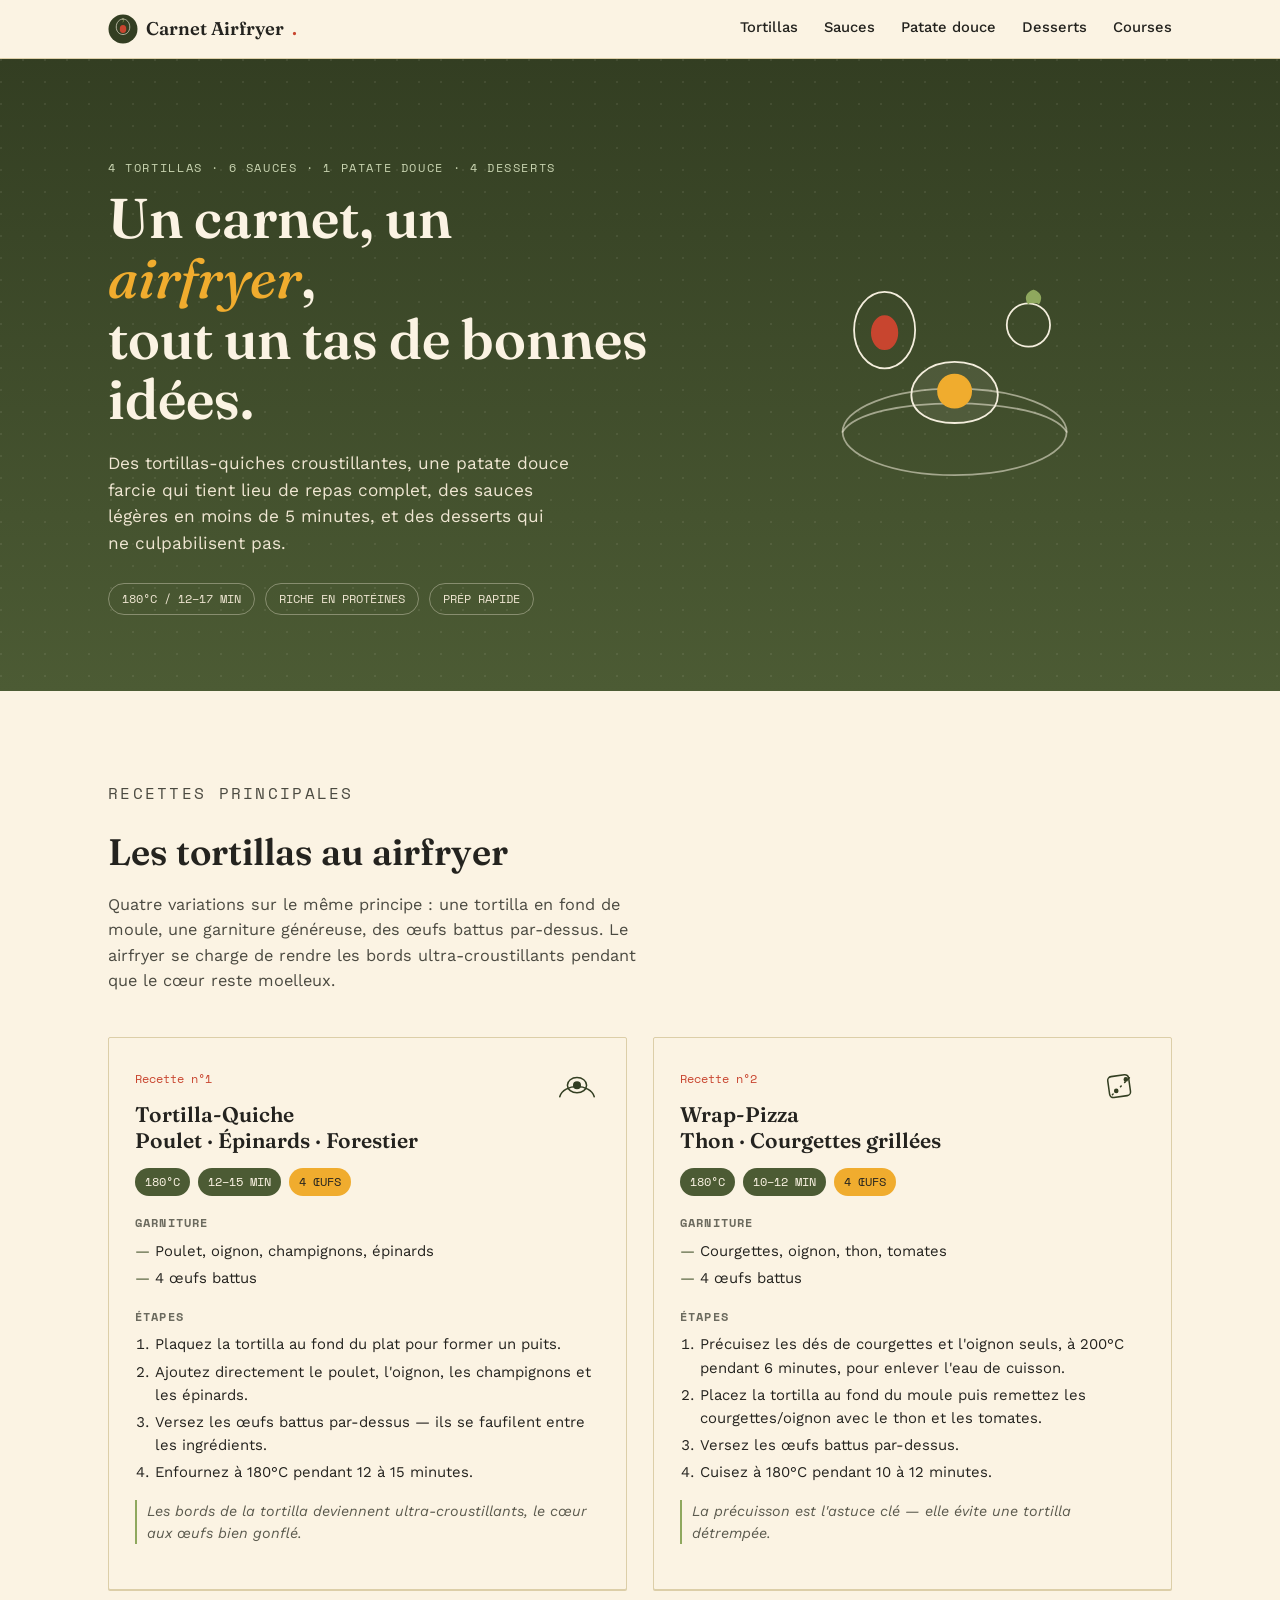
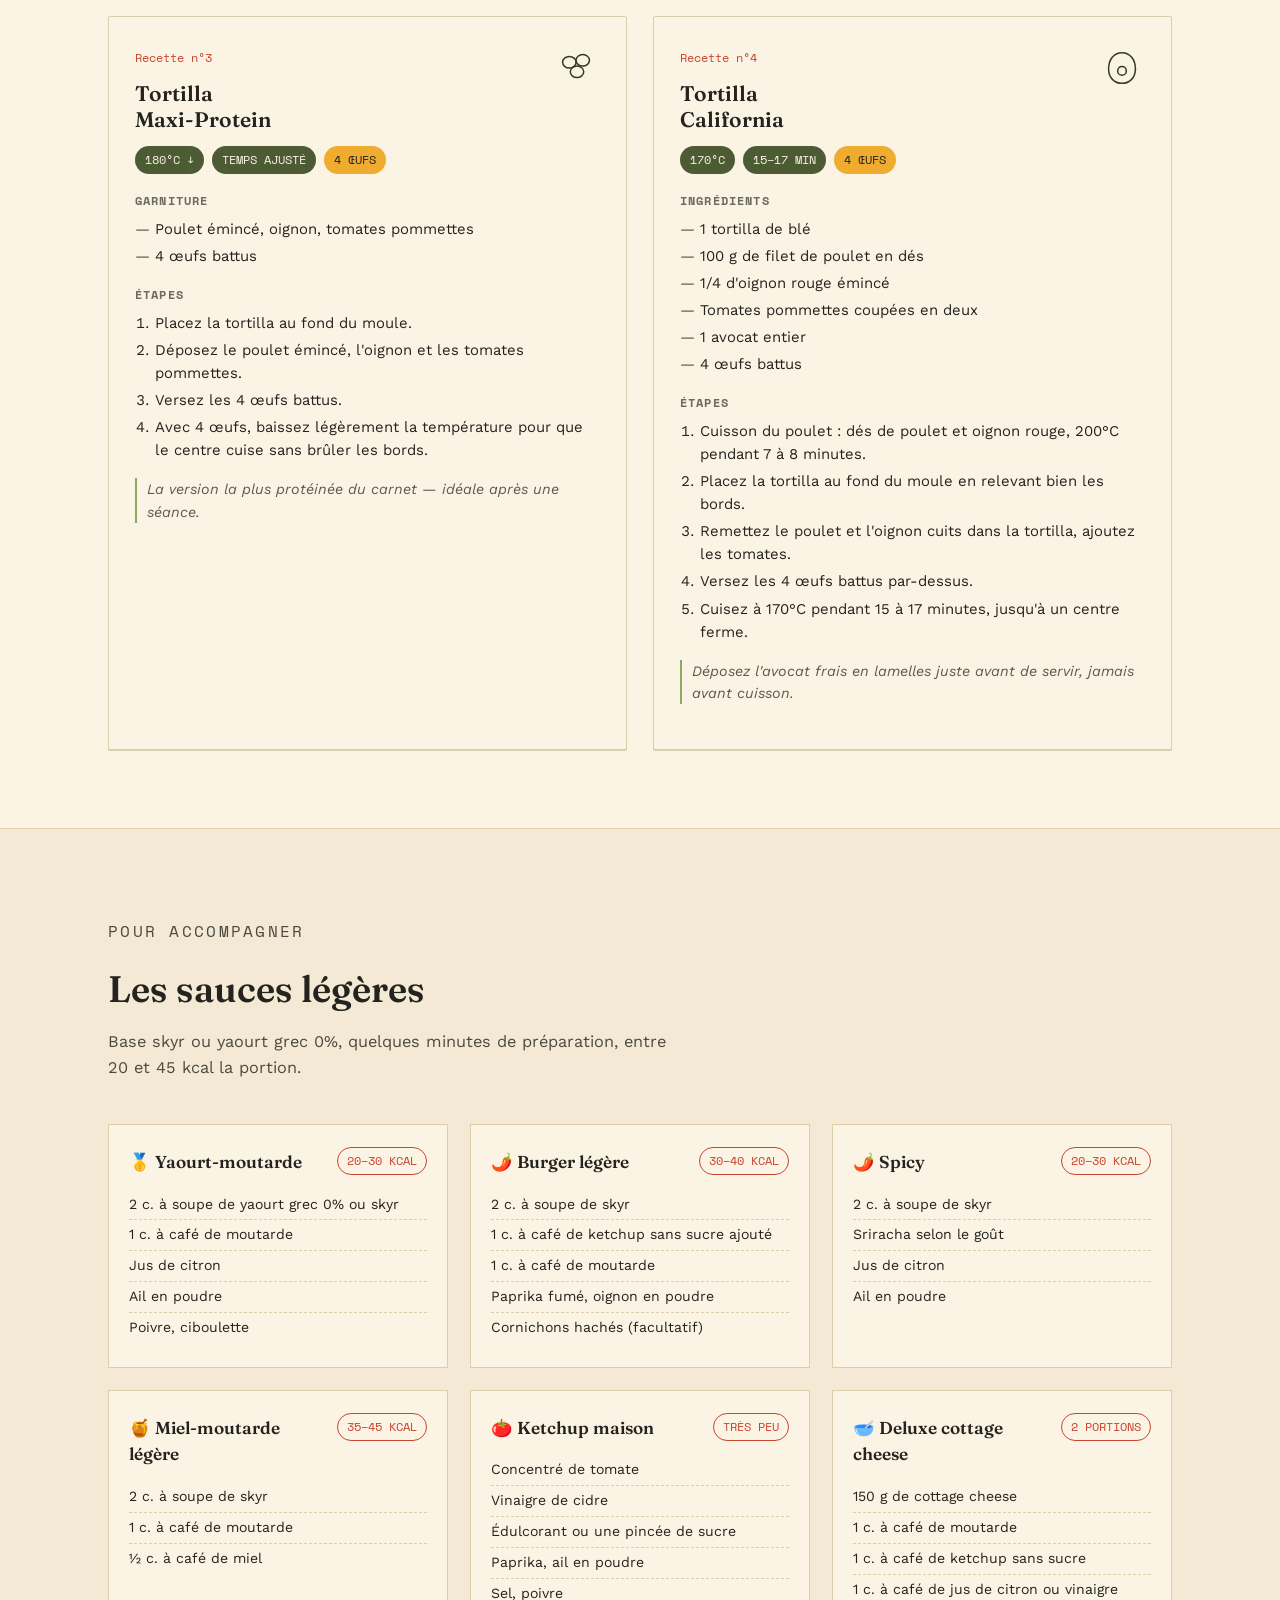
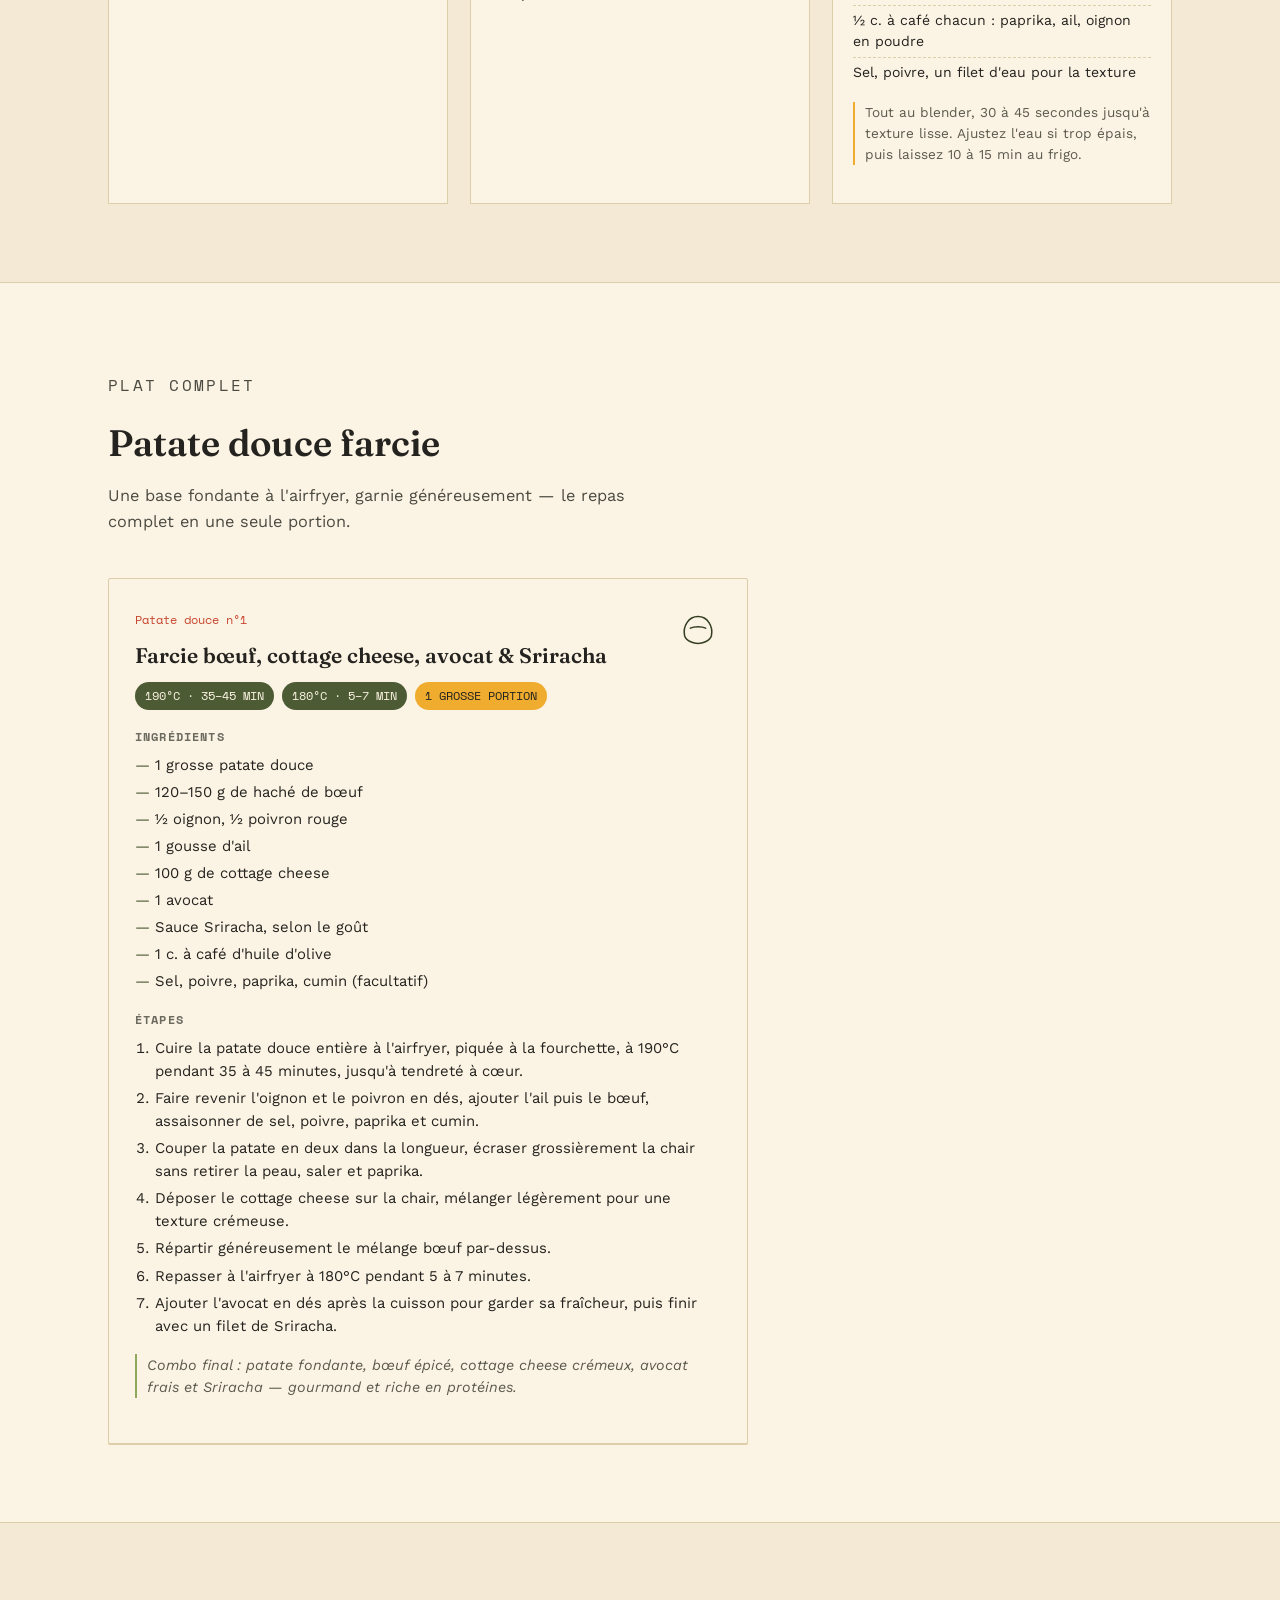
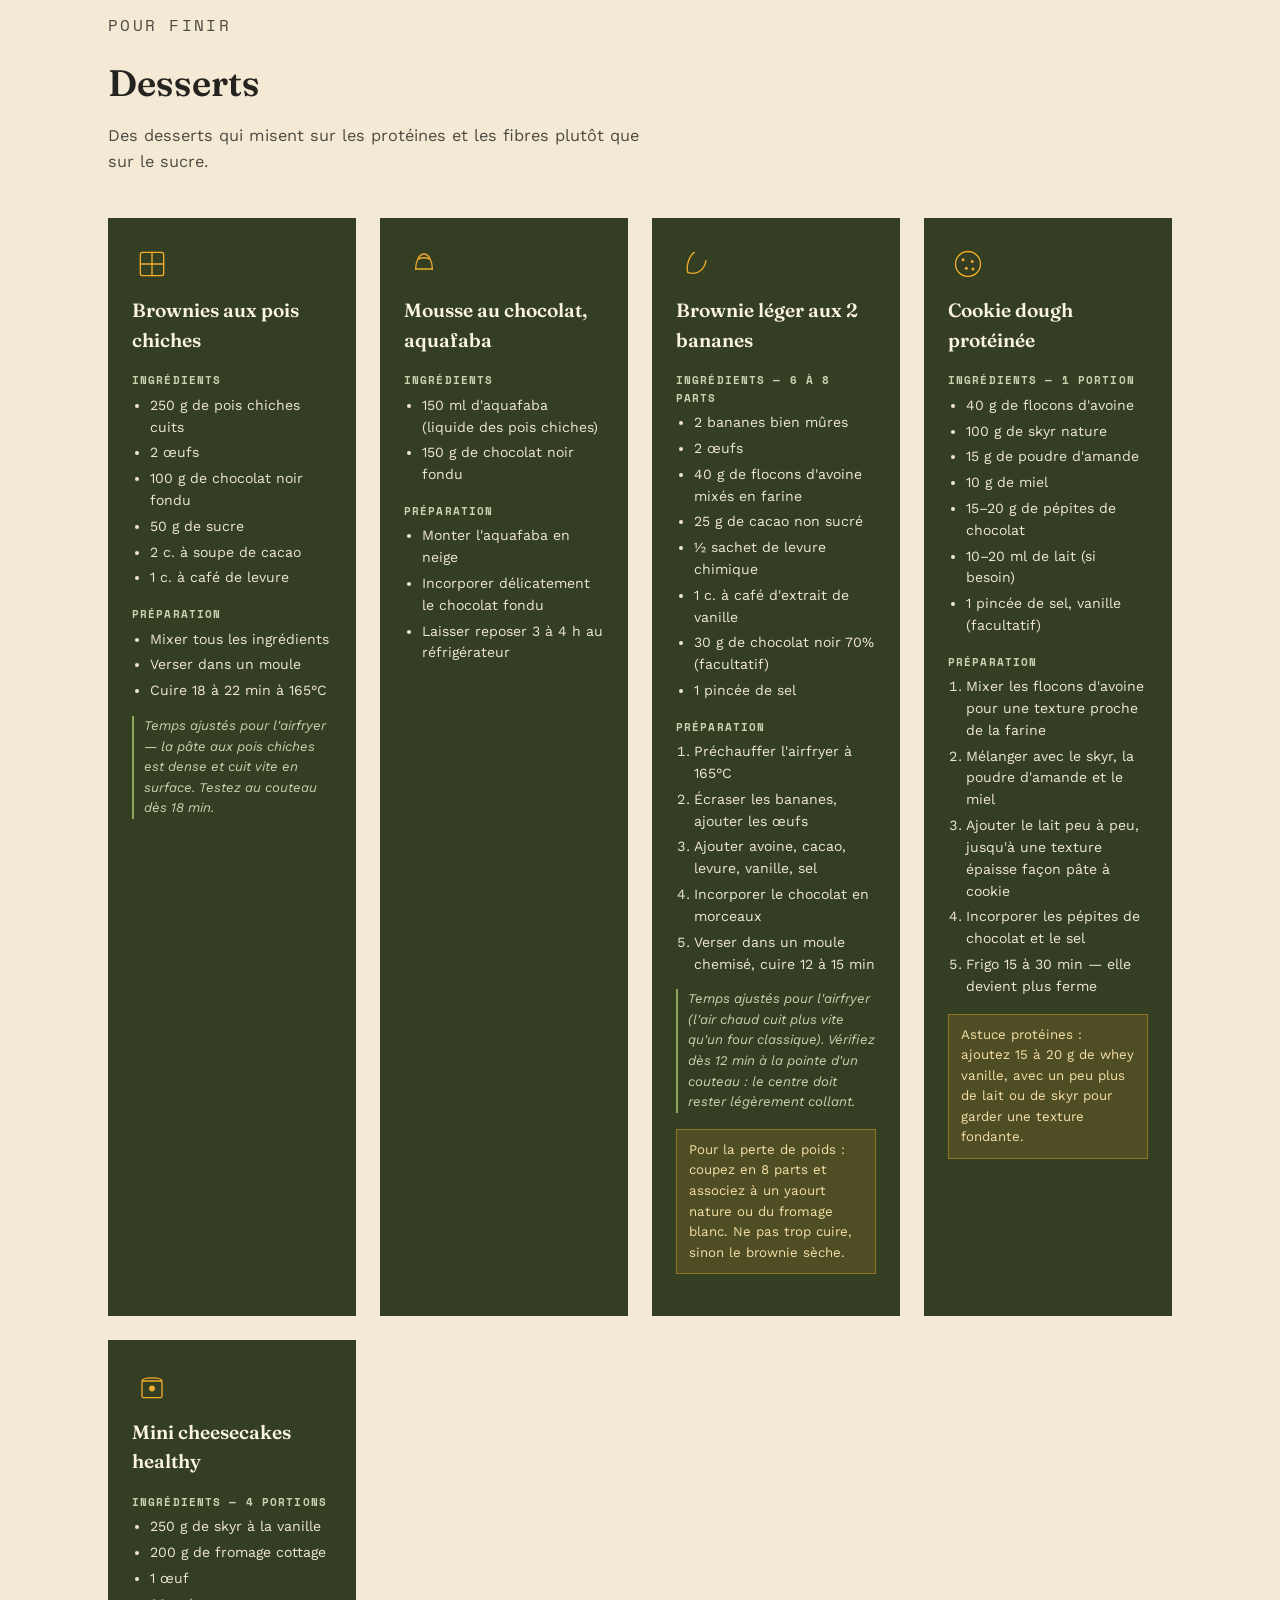
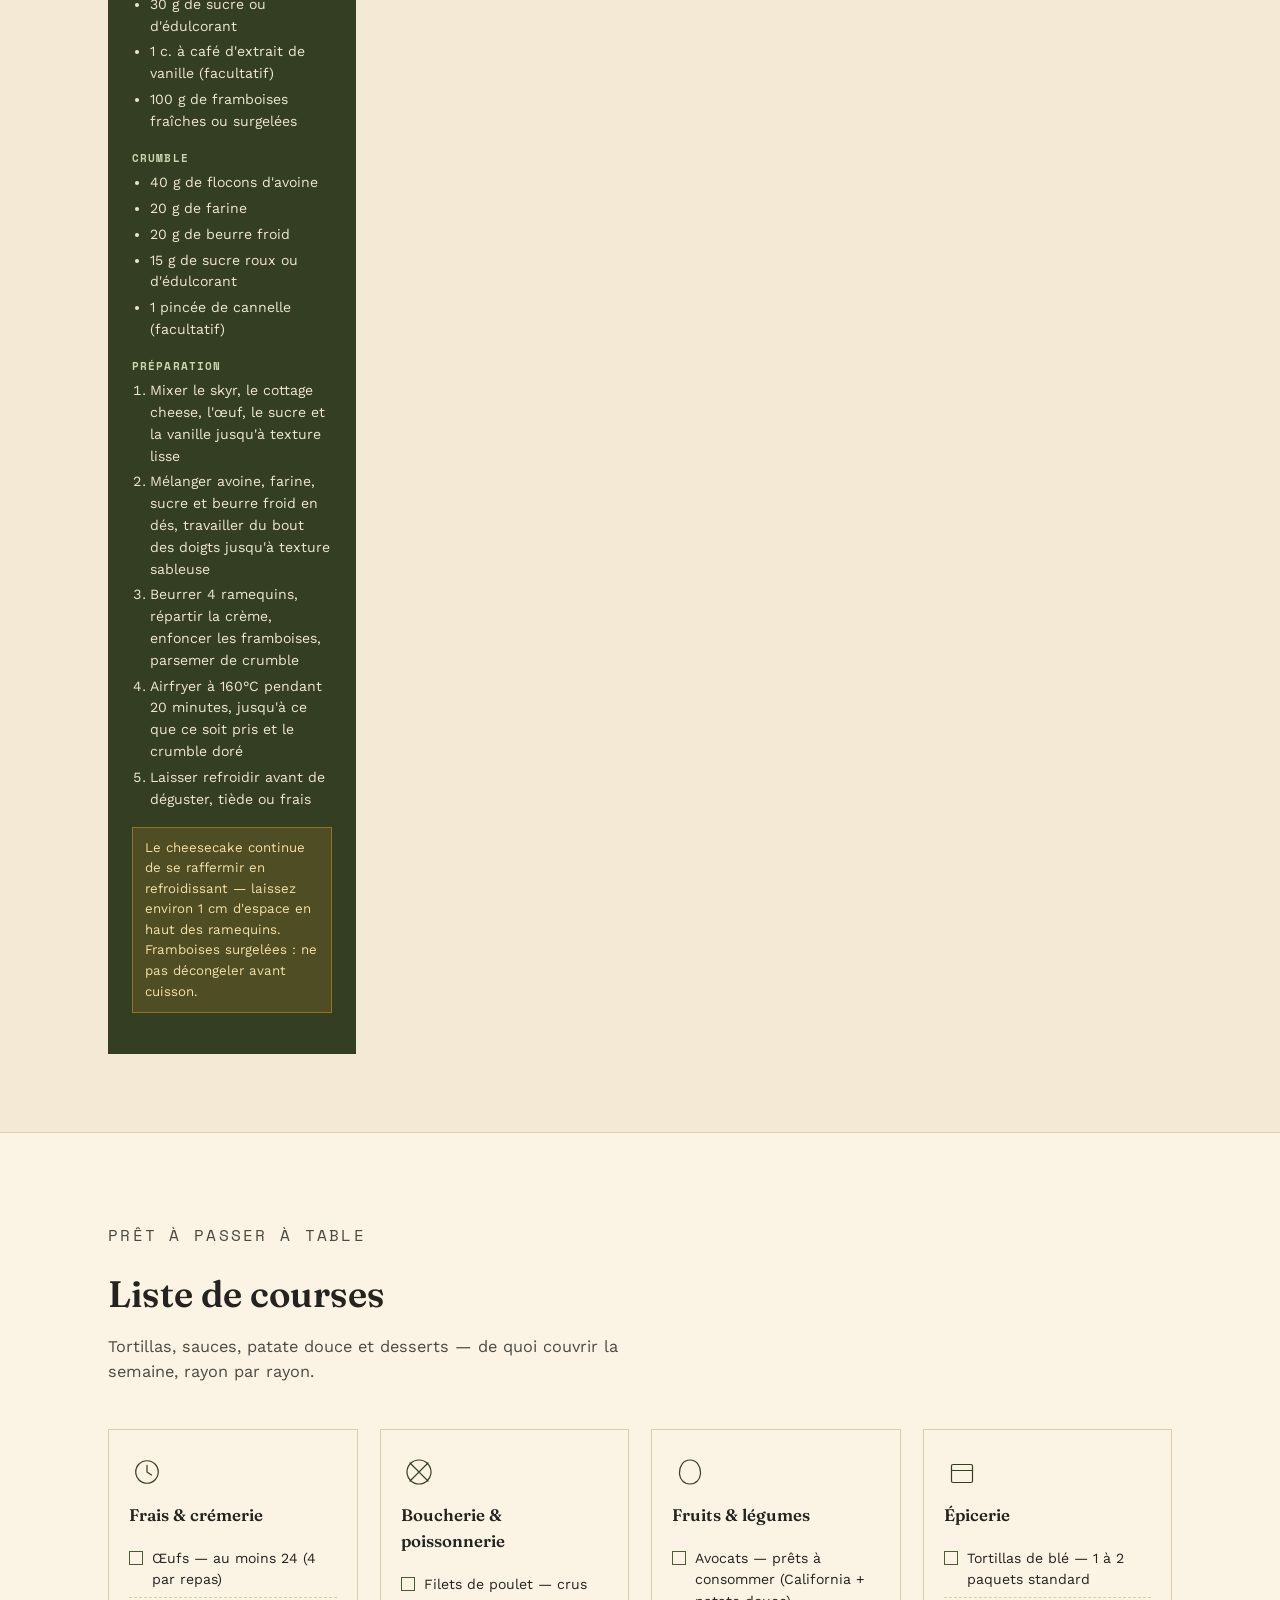
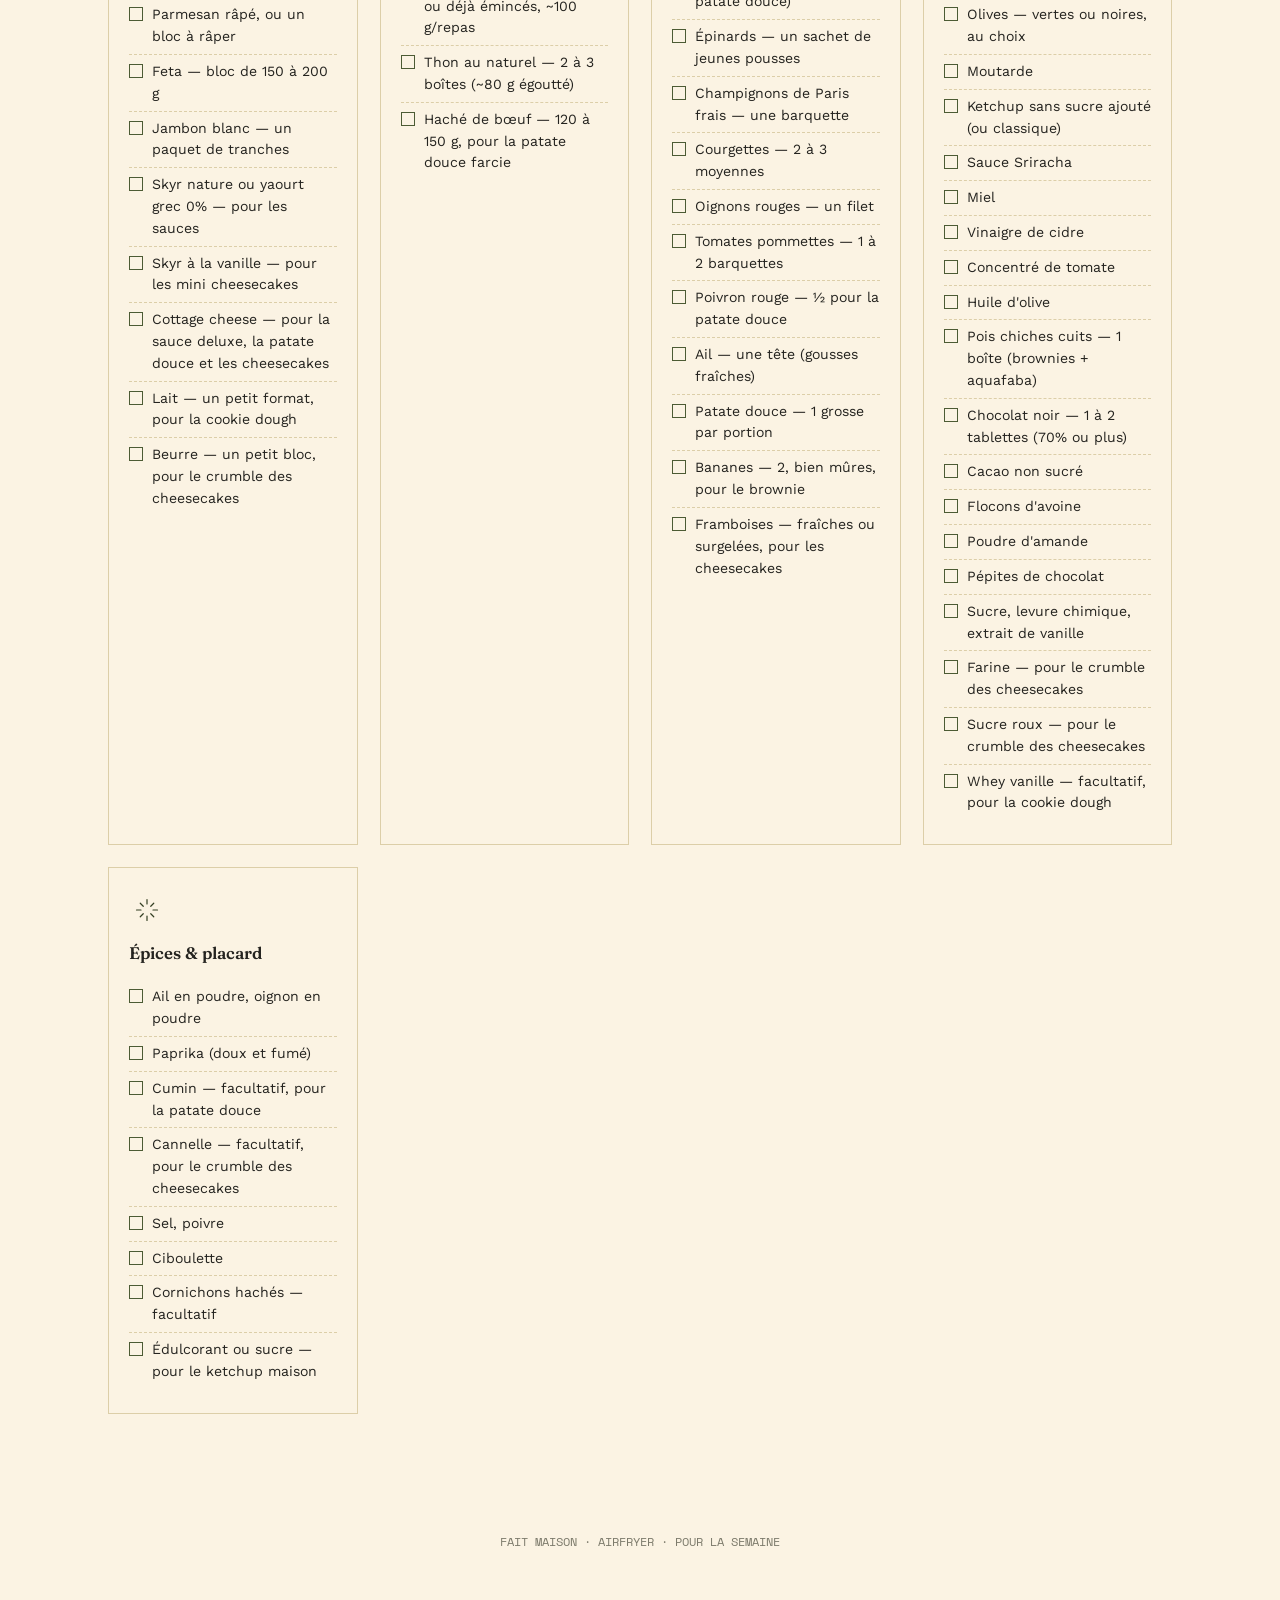
<file: index.html>
<!DOCTYPE html>
<html lang="fr">
<head>
<meta charset="UTF-8">
<meta name="viewport" content="width=device-width, initial-scale=1.0">
<title>Carnet Airfryer — Recettes maison</title>
<link rel="preconnect" href="https://fonts.googleapis.com">
<link rel="preconnect" href="https://fonts.gstatic.com" crossorigin>
<link rel="icon" type="image/svg+xml" href="data:image/svg+xml,%3Csvg xmlns='http://www.w3.org/2000/svg' viewBox='0 0 120 120'%3E%3Ccircle cx='60' cy='60' r='58' fill='%23333E22'/%3E%3Cpath d='M60 20c-16 0-27 15-27 32 0 18 12 30 27 30s27-12 27-30c0-17-11-32-27-32z' fill='none' stroke='%23FBF3E3' stroke-width='2'/%3E%3Cellipse cx='60' cy='60' rx='13' ry='16' fill='%23C8452F'/%3E%3C/svg%3E">
<link href="https://fonts.googleapis.com/css2?family=Fraunces:ital,opsz,wght@0,9..144,400;0,9..144,600;1,9..144,500;1,9..144,600&family=Work+Sans:wght@400;500;600;700&family=Space+Mono:wght@400;700&display=swap" rel="stylesheet">
<style>
  :root{
    --ink:#24231F;
    --paper:#FBF3E3;
    --paper-dim:#F3E9D4;
    --avocado:#4C5B34;
    --avocado-dark:#333E22;
    --avocado-light:#8FA85E;
    --yolk:#F0AC2E;
    --tomato:#C8452F;
    --line:#DCCEA8;
    --max:1120px;
  }
  *{box-sizing:border-box;}
  html{scroll-behavior:smooth;}
  @media (prefers-reduced-motion: reduce){
    html{scroll-behavior:auto;}
    *{animation-duration:0.001ms !important; animation-iteration-count:1 !important; transition-duration:0.001ms !important;}
  }
  body{
    margin:0;
    background:var(--paper);
    color:var(--ink);
    font-family:'Work Sans', sans-serif;
    font-size:16px;
    line-height:1.55;
    -webkit-font-smoothing:antialiased;
  }
  h1,h2,h3{
    font-family:'Fraunces', serif;
    margin:0;
    color:var(--ink);
    font-weight:600;
  }
  .eyebrow{
    font-family:'Space Mono', monospace;
    text-transform:uppercase;
    letter-spacing:0.14em;
    font-size:0.72rem;
    color:var(--avocado);
  }
  a{color:inherit;}
  img,svg{display:block;}
  .icon{width:46px;height:46px;color:var(--avocado-dark);flex-shrink:0;}
  .wrap{max-width:var(--max); margin:0 auto; padding:0 28px;}

  /* ---------- Header ---------- */
  .site-header{
    position:sticky; top:0; z-index:50;
    background:rgba(251,243,227,0.9);
    backdrop-filter:blur(6px);
    border-bottom:1px solid var(--line);
  }
  .site-header .wrap{
    display:flex; align-items:center; justify-content:space-between;
    padding-top:14px; padding-bottom:14px;
  }
  .logo{
    font-family:'Fraunces', serif;
    font-weight:600;
    font-size:1.15rem;
    display:flex; align-items:center; gap:8px;
  }
  .logo .dot{color:var(--tomato);}
  .site-header nav{display:flex; gap:26px;}
  .site-header nav a{
    text-decoration:none;
    font-size:0.92rem;
    font-weight:500;
    color:var(--ink);
    position:relative;
    padding-bottom:3px;
  }
  .site-header nav a::after{
    content:"";
    position:absolute; left:0; right:0; bottom:0;
    height:2px; background:var(--avocado);
    transform:scaleX(0); transform-origin:left;
    transition:transform .25s ease;
  }
  .site-header nav a:hover::after, .site-header nav a:focus-visible::after{transform:scaleX(1);}

  /* ---------- Hero ---------- */
  .hero{
    background:linear-gradient(180deg, var(--avocado-dark) 0%, var(--avocado) 100%);
    color:var(--paper);
    padding:88px 0 76px;
    position:relative;
    overflow:hidden;
  }
  .hero::before{
    content:"";
    position:absolute; inset:0;
    background-image:radial-gradient(circle at 1px 1px, rgba(251,243,227,0.08) 1px, transparent 0);
    background-size:22px 22px;
    pointer-events:none;
  }
  .hero .wrap{display:grid; grid-template-columns:1.15fr 0.85fr; gap:40px; align-items:center; position:relative;}
  .hero h1{
    font-size:clamp(2.3rem, 4.4vw, 3.5rem);
    line-height:1.08;
    color:var(--paper);
    max-width:15ch;
  }
  .hero h1 em{
    font-style:italic; color:var(--yolk); font-weight:500;
  }
  .hero p.lede{
    margin-top:20px;
    font-size:1.08rem;
    max-width:42ch;
    color:#EFE6D2;
  }
  .hero .tags{display:flex; gap:10px; flex-wrap:wrap; margin-top:26px;}
  .hero .tags span{
    font-family:'Space Mono', monospace;
    font-size:0.75rem;
    border:1px solid rgba(251,243,227,0.35);
    border-radius:100px;
    padding:6px 13px;
    color:#EFE6D2;
  }
  .hero-art{ position:relative; height:280px; }
  .hero-art svg{position:absolute;}

  /* ---------- Sections ---------- */
  .section{padding:78px 0;}
  .section + .section{border-top:1px solid var(--line);}
  .section--dim{background:var(--paper-dim);}
  .section-head{max-width:56ch; margin-bottom:44px;}
  .section-head h2{font-size:clamp(1.7rem,3vw,2.3rem); margin-top:8px;}
  .section-head p{margin-top:12px; color:#4B4A41; font-size:1.02rem;}

  /* ---------- Recipe cards ---------- */
  .grid{
    display:grid;
    grid-template-columns:repeat(2, 1fr);
    gap:26px;
  }
  .card{
    background:var(--paper);
    border:1px solid var(--line);
    border-radius:2px;
    padding:28px 26px 30px;
    position:relative;
    box-shadow:0 1px 0 var(--line);
    transition:transform .22s ease, box-shadow .22s ease;
  }
  .card:hover{transform:translateY(-3px); box-shadow:0 10px 22px -14px rgba(36,35,31,0.45);}
  .card-top{display:flex; align-items:flex-start; justify-content:space-between; gap:14px;}
  .card h3{font-size:1.32rem; margin-top:10px; line-height:1.25;}
  .card .num{
    font-family:'Space Mono', monospace;
    font-size:0.72rem;
    color:var(--tomato);
  }
  .badges{display:flex; gap:8px; flex-wrap:wrap; margin:14px 0 18px;}
  .badge{
    font-family:'Space Mono', monospace;
    font-size:0.72rem;
    background:var(--avocado);
    color:var(--paper);
    padding:5px 10px;
    border-radius:100px;
    white-space:nowrap;
  }
  .badge.alt{background:var(--yolk); color:var(--ink);}
  .card .note{
    font-size:0.9rem;
    font-style:italic;
    color:#5B5A4E;
    border-left:2px solid var(--avocado-light);
    padding-left:10px;
    margin-top:16px;
  }
  .card h4{
    font-family:'Space Mono', monospace;
    font-size:0.72rem;
    text-transform:uppercase;
    letter-spacing:0.1em;
    color:#6B6A5E;
    margin:18px 0 8px;
  }
  .card ul, .card ol{margin:0; padding-left:20px; font-size:0.93rem;}
  .card ul li, .card ol li{margin-bottom:4px;}
  .card ul{list-style:none; padding-left:0;}
  .card ul li::before{content:"— "; color:var(--avocado);}

  /* ---------- Courses (grocery) ---------- */
  .courses-grid{display:grid; grid-template-columns:repeat(auto-fit, minmax(210px,1fr)); gap:22px;}
  .rayon{
    background:var(--paper);
    border:1px solid var(--line);
    padding:24px 20px;
  }
  .rayon .icon{width:36px;height:36px; margin-bottom:12px;}
  .rayon h3{font-size:1.05rem;}
  .rayon ul{list-style:none; padding:0; margin:14px 0 0; font-size:0.88rem;}
  .rayon li{
    display:flex; gap:9px; align-items:flex-start;
    padding:6px 0;
    border-top:1px dashed var(--line);
  }
  .rayon li:first-child{border-top:none;}
  .rayon li::before{
    content:"";
    width:12px; height:12px;
    margin-top:3px;
    border:1.5px solid var(--avocado);
    flex-shrink:0;
  }

  /* ---------- Sauces ---------- */
  .sauce-grid{display:grid; grid-template-columns:repeat(3,1fr); gap:22px;}
  .sauce-card{
    background:var(--paper);
    border:1px solid var(--line);
    padding:22px 20px 24px;
    display:flex; flex-direction:column;
  }
  .sauce-card .top{display:flex; justify-content:space-between; align-items:flex-start; gap:10px;}
  .sauce-card h3{font-size:1.08rem; margin-top:2px;}
  .kcal{
    font-family:'Space Mono', monospace;
    font-size:0.72rem;
    color:var(--tomato);
    white-space:nowrap;
    border:1px solid var(--tomato);
    border-radius:100px;
    padding:4px 9px;
  }
  .sauce-card ul{list-style:none; padding:0; margin:14px 0 0; font-size:0.88rem; flex:1;}
  .sauce-card ul li{padding:4px 0; border-top:1px dashed var(--line);}
  .sauce-card ul li:first-child{border-top:none;}
  .sauce-card .prep{
    margin-top:14px;
    font-size:0.85rem;
    color:#5B5A4E;
    border-left:2px solid var(--yolk);
    padding-left:10px;
  }

  /* ---------- Desserts ---------- */
  .dessert-grid{display:grid; grid-template-columns:repeat(auto-fit, minmax(240px,1fr)); gap:24px;}
  .dessert-card{
    background:var(--avocado-dark);
    color:var(--paper);
    padding:26px 24px 28px;
    position:relative;
  }
  .dessert-card .icon{color:var(--yolk); width:40px; height:40px;}
  .dessert-card h3{color:var(--paper); font-size:1.2rem; margin-top:12px;}
  .dessert-card h4{
    font-family:'Space Mono', monospace;
    font-size:0.7rem; text-transform:uppercase; letter-spacing:0.1em;
    color:#C8D3B0; margin:16px 0 6px;
  }
  .dessert-card ul, .dessert-card ol{padding-left:18px; font-size:0.88rem; margin:0;}
  .dessert-card li{margin-bottom:4px; color:#EFE6D2;}
  .dessert-card .tip{
    margin-top:16px;
    background:rgba(240,172,46,0.14);
    border:1px solid rgba(240,172,46,0.4);
    padding:10px 12px;
    font-size:0.83rem;
    color:#F5DFA9;
  }
  .dessert-card .note{
    margin-top:14px;
    font-size:0.83rem;
    font-style:italic;
    color:#C8D3B0;
    border-left:2px solid #8FA85E;
    padding-left:10px;
  }

  footer{
    padding:40px 0 50px;
    text-align:center;
    font-family:'Space Mono', monospace;
    font-size:0.78rem;
    color:#7C7A6B;
  }

  /* ---------- Responsive ---------- */
  @media (max-width:900px){
    .hero .wrap{grid-template-columns:1fr;}
    .hero-art{height:200px;}
    .grid, .sauce-grid, .dessert-grid{grid-template-columns:repeat(2,1fr);}
    .courses-grid{grid-template-columns:repeat(2,1fr);}
  }
  @media (max-width:640px){
    .site-header nav{display:none;}
    .grid, .sauce-grid, .dessert-grid, .courses-grid{grid-template-columns:1fr;}
    .section{padding:56px 0;}
    .hero{padding:64px 0 52px;}
  }

  /* focus visibility */
  a:focus-visible, button:focus-visible{outline:2px solid var(--tomato); outline-offset:3px;}
</style>
</head>
<body>

<header class="site-header">
  <div class="wrap">
    <div class="logo">
      <svg width="30" height="30" viewBox="0 0 120 120" aria-hidden="true">
        <circle cx="60" cy="60" r="58" fill="#333E22"/>
        <path d="M60 20c-16 0-27 15-27 32 0 18 12 30 27 30s27-12 27-30c0-17-11-32-27-32z" fill="none" stroke="#FBF3E3" stroke-width="2.5" stroke-linecap="round" stroke-linejoin="round"/>
        <ellipse cx="60" cy="60" rx="13" ry="16" fill="#C8452F"/>
        <path d="M60 20c3 4 3 8 0 12" fill="none" stroke="#8FA85E" stroke-width="2.5" stroke-linecap="round"/>
      </svg>
      Carnet Airfryer<span class="dot">.</span>
    </div>
    <nav>
      <a href="#tortillas">Tortillas</a>
      <a href="#sauces">Sauces</a>
      <a href="#patate-douce">Patate douce</a>
      <a href="#desserts">Desserts</a>
      <a href="#courses">Courses</a>
    </nav>
  </div>
</header>

<!-- ================= HERO ================= -->
<section class="hero" id="hero">
  <div class="wrap">
    <div>
      <p class="eyebrow" style="color:#C8D3B0;">4 tortillas · 6 sauces · 1 patate douce · 4 desserts</p>
      <h1>Un carnet, un <em>airfryer</em>,<br>tout un tas de bonnes idées.</h1>
      <p class="lede">Des tortillas-quiches croustillantes, une patate douce farcie qui tient lieu de repas complet, des sauces légères en moins de 5 minutes, et des desserts qui ne culpabilisent pas.</p>
      <div class="tags">
        <span>180°C / 12–17 MIN</span>
        <span>RICHE EN PROTÉINES</span>
        <span>PRÉP RAPIDE</span>
      </div>
    </div>
    <div class="hero-art">
      <svg viewBox="0 0 220 220" width="100%" height="100%" fill="none" stroke="#F4EEDD" stroke-width="1.4" stroke-linecap="round" stroke-linejoin="round">
        <!-- tortilla base -->
        <ellipse cx="110" cy="150" rx="88" ry="34" stroke-opacity="0.55"/>
        <path d="M22 150 C 40 120, 180 120, 198 150" stroke-opacity="0.55"/>
        <!-- egg -->
        <path d="M110 95 c -22 0 -34 14 -34 26 c 0 14 15 22 34 22 c 19 0 34 -8 34 -22 c 0 -12 -12 -26 -34 -26 z" fill="#F4EEDD" fill-opacity="0.08"/>
        <circle cx="110" cy="118" r="13" fill="#F0AC2E" stroke="#F0AC2E"/>
        <!-- avocado slice -->
        <ellipse cx="55" cy="70" rx="24" ry="30" stroke="#F4EEDD"/>
        <ellipse cx="55" cy="72" rx="10" ry="13" fill="#C8452F" stroke="#C8452F"/>
        <!-- tomato -->
        <circle cx="168" cy="66" r="17" stroke="#F4EEDD"/>
        <path d="M168 49 q -4 -7 4 -10 q 8 3 4 10" fill="#8FA85E" stroke="#8FA85E"/>
      </svg>
    </div>
  </div>
</section>

<!-- ================= TORTILLAS ================= -->
<section class="section" id="tortillas">
  <div class="wrap">
    <div class="section-head">
      <p class="eyebrow">Recettes principales</p>
      <h2>Les tortillas au airfryer</h2>
      <p>Quatre variations sur le même principe&nbsp;: une tortilla en fond de moule, une garniture généreuse, des œufs battus par-dessus. Le airfryer se charge de rendre les bords ultra-croustillants pendant que le cœur reste moelleux.</p>
    </div>

    <div class="grid">

      <!-- Recette 1 -->
      <article class="card">
        <div class="card-top">
          <div>
            <span class="num">Recette n°1</span>
            <h3>Tortilla-Quiche<br>Poulet · Épinards · Forestier</h3>
          </div>
          <svg class="icon" viewBox="0 0 48 48" fill="none" stroke="currentColor" stroke-width="1.6" stroke-linecap="round" stroke-linejoin="round">
            <path d="M6 32c4-14 32-14 36 0" />
            <ellipse cx="24" cy="20" rx="10" ry="8"/>
            <circle cx="24" cy="20" r="3.4" fill="currentColor"/>
          </svg>
        </div>
        <div class="badges">
          <span class="badge">180°C</span>
          <span class="badge">12–15 MIN</span>
          <span class="badge alt">4 ŒUFS</span>
        </div>
        <h4>Garniture</h4>
        <ul>
          <li>Poulet, oignon, champignons, épinards</li>
          <li>4 œufs battus</li>
        </ul>
        <h4>Étapes</h4>
        <ol>
          <li>Plaquez la tortilla au fond du plat pour former un puits.</li>
          <li>Ajoutez directement le poulet, l'oignon, les champignons et les épinards.</li>
          <li>Versez les œufs battus par-dessus — ils se faufilent entre les ingrédients.</li>
          <li>Enfournez à 180°C pendant 12 à 15 minutes.</li>
        </ol>
        <p class="note">Les bords de la tortilla deviennent ultra-croustillants, le cœur aux œufs bien gonflé.</p>
      </article>

      <!-- Recette 2 -->
      <article class="card">
        <div class="card-top">
          <div>
            <span class="num">Recette n°2</span>
            <h3>Wrap-Pizza<br>Thon · Courgettes grillées</h3>
          </div>
          <svg class="icon" viewBox="0 0 48 48" fill="none" stroke="currentColor" stroke-width="1.6" stroke-linecap="round" stroke-linejoin="round">
            <rect x="10" y="10" width="22" height="22" rx="4" transform="rotate(-8 21 21)"/>
            <path d="M14 30l20 -20" stroke-dasharray="1 5"/>
            <circle cx="28" cy="14" r="1.6" fill="currentColor"/>
            <circle cx="18" cy="26" r="1.6" fill="currentColor"/>
          </svg>
        </div>
        <div class="badges">
          <span class="badge">180°C</span>
          <span class="badge">10–12 MIN</span>
          <span class="badge alt">4 ŒUFS</span>
        </div>
        <h4>Garniture</h4>
        <ul>
          <li>Courgettes, oignon, thon, tomates</li>
          <li>4 œufs battus</li>
        </ul>
        <h4>Étapes</h4>
        <ol>
          <li>Précuisez les dés de courgettes et l'oignon seuls, à 200°C pendant 6 minutes, pour enlever l'eau de cuisson.</li>
          <li>Placez la tortilla au fond du moule puis remettez les courgettes/oignon avec le thon et les tomates.</li>
          <li>Versez les œufs battus par-dessus.</li>
          <li>Cuisez à 180°C pendant 10 à 12 minutes.</li>
        </ol>
        <p class="note">La précuisson est l'astuce clé — elle évite une tortilla détrempée.</p>
      </article>

      <!-- Recette 3 -->
      <article class="card">
        <div class="card-top">
          <div>
            <span class="num">Recette n°3</span>
            <h3>Tortilla<br>Maxi-Protein</h3>
          </div>
          <svg class="icon" viewBox="0 0 48 48" fill="none" stroke="currentColor" stroke-width="1.6" stroke-linecap="round" stroke-linejoin="round">
            <ellipse cx="16" cy="18" rx="7" ry="6"/>
            <ellipse cx="30" cy="16" rx="7" ry="6"/>
            <ellipse cx="24" cy="28" rx="7" ry="6"/>
          </svg>
        </div>
        <div class="badges">
          <span class="badge">180°C ↓</span>
          <span class="badge">TEMPS AJUSTÉ</span>
          <span class="badge alt">4 ŒUFS</span>
        </div>
        <h4>Garniture</h4>
        <ul>
          <li>Poulet émincé, oignon, tomates pommettes</li>
          <li>4 œufs battus</li>
        </ul>
        <h4>Étapes</h4>
        <ol>
          <li>Placez la tortilla au fond du moule.</li>
          <li>Déposez le poulet émincé, l'oignon et les tomates pommettes.</li>
          <li>Versez les 4 œufs battus.</li>
          <li>Avec 4 œufs, baissez légèrement la température pour que le centre cuise sans brûler les bords.</li>
        </ol>
        <p class="note">La version la plus protéinée du carnet — idéale après une séance.</p>
      </article>

      <!-- Recette 4 -->
      <article class="card">
        <div class="card-top">
          <div>
            <span class="num">Recette n°4</span>
            <h3>Tortilla<br>California</h3>
          </div>
          <svg class="icon" viewBox="0 0 48 48" fill="none" stroke="currentColor" stroke-width="1.6" stroke-linecap="round" stroke-linejoin="round">
            <path d="M24 8c-9 0-14 8-14 17 0 9 6 15 14 15s14-6 14-15c0-9-5-17-14-17z"/>
            <circle cx="24" cy="27" r="4.5"/>
          </svg>
        </div>
        <div class="badges">
          <span class="badge">170°C</span>
          <span class="badge">15–17 MIN</span>
          <span class="badge alt">4 ŒUFS</span>
        </div>
        <h4>Ingrédients</h4>
        <ul>
          <li>1 tortilla de blé</li>
          <li>100 g de filet de poulet en dés</li>
          <li>1/4 d'oignon rouge émincé</li>
          <li>Tomates pommettes coupées en deux</li>
          <li>1 avocat entier</li>
          <li>4 œufs battus</li>
        </ul>
        <h4>Étapes</h4>
        <ol>
          <li>Cuisson du poulet : dés de poulet et oignon rouge, 200°C pendant 7 à 8 minutes.</li>
          <li>Placez la tortilla au fond du moule en relevant bien les bords.</li>
          <li>Remettez le poulet et l'oignon cuits dans la tortilla, ajoutez les tomates.</li>
          <li>Versez les 4 œufs battus par-dessus.</li>
          <li>Cuisez à 170°C pendant 15 à 17 minutes, jusqu'à un centre ferme.</li>
        </ol>
        <p class="note">Déposez l'avocat frais en lamelles juste avant de servir, jamais avant cuisson.</p>
      </article>

    </div>
  </div>
</section>

<!-- ================= SAUCES ================= -->
<section class="section section--dim" id="sauces">
  <div class="wrap">
    <div class="section-head">
      <p class="eyebrow">Pour accompagner</p>
      <h2>Les sauces légères</h2>
      <p>Base skyr ou yaourt grec 0%, quelques minutes de préparation, entre 20 et 45 kcal la portion.</p>
    </div>

    <div class="sauce-grid">

      <div class="sauce-card">
        <div class="top">
          <h3>🥇 Yaourt-moutarde</h3>
          <span class="kcal">20–30 KCAL</span>
        </div>
        <ul>
          <li>2 c. à soupe de yaourt grec 0% ou skyr</li>
          <li>1 c. à café de moutarde</li>
          <li>Jus de citron</li>
          <li>Ail en poudre</li>
          <li>Poivre, ciboulette</li>
        </ul>
      </div>

      <div class="sauce-card">
        <div class="top">
          <h3>🌶️ Burger légère</h3>
          <span class="kcal">30–40 KCAL</span>
        </div>
        <ul>
          <li>2 c. à soupe de skyr</li>
          <li>1 c. à café de ketchup sans sucre ajouté</li>
          <li>1 c. à café de moutarde</li>
          <li>Paprika fumé, oignon en poudre</li>
          <li>Cornichons hachés (facultatif)</li>
        </ul>
      </div>

      <div class="sauce-card">
        <div class="top">
          <h3>🌶️ Spicy</h3>
          <span class="kcal">20–30 KCAL</span>
        </div>
        <ul>
          <li>2 c. à soupe de skyr</li>
          <li>Sriracha selon le goût</li>
          <li>Jus de citron</li>
          <li>Ail en poudre</li>
        </ul>
      </div>

      <div class="sauce-card">
        <div class="top">
          <h3>🍯 Miel-moutarde légère</h3>
          <span class="kcal">35–45 KCAL</span>
        </div>
        <ul>
          <li>2 c. à soupe de skyr</li>
          <li>1 c. à café de moutarde</li>
          <li>½ c. à café de miel</li>
        </ul>
      </div>

      <div class="sauce-card">
        <div class="top">
          <h3>🍅 Ketchup maison</h3>
          <span class="kcal">TRÈS PEU</span>
        </div>
        <ul>
          <li>Concentré de tomate</li>
          <li>Vinaigre de cidre</li>
          <li>Édulcorant ou une pincée de sucre</li>
          <li>Paprika, ail en poudre</li>
          <li>Sel, poivre</li>
        </ul>
      </div>

      <div class="sauce-card">
        <div class="top">
          <h3>🥣 Deluxe cottage cheese</h3>
          <span class="kcal">2 PORTIONS</span>
        </div>
        <ul>
          <li>150 g de cottage cheese</li>
          <li>1 c. à café de moutarde</li>
          <li>1 c. à café de ketchup sans sucre</li>
          <li>1 c. à café de jus de citron ou vinaigre</li>
          <li>½ c. à café chacun : paprika, ail, oignon en poudre</li>
          <li>Sel, poivre, un filet d'eau pour la texture</li>
        </ul>
        <p class="prep">Tout au blender, 30 à 45 secondes jusqu'à texture lisse. Ajustez l'eau si trop épais, puis laissez 10 à 15 min au frigo.</p>
      </div>

    </div>
  </div>
</section>

<!-- ================= PATATE DOUCE ================= -->
<section class="section" id="patate-douce">
  <div class="wrap">
    <div class="section-head">
      <p class="eyebrow">Plat complet</p>
      <h2>Patate douce farcie</h2>
      <p>Une base fondante à l'airfryer, garnie généreusement — le repas complet en une seule portion.</p>
    </div>

    <div class="grid">
      <article class="card" style="grid-column: 1 / -1; max-width:640px;">
        <div class="card-top">
          <div>
            <span class="num">Patate douce n°1</span>
            <h3>Farcie bœuf, cottage cheese, avocat &amp; Sriracha</h3>
          </div>
          <svg class="icon" viewBox="0 0 48 48" fill="none" stroke="currentColor" stroke-width="1.6" stroke-linecap="round" stroke-linejoin="round">
            <path d="M10 30c-2-10 4-20 14-20s16 10 14 20c-2 6-10 8-14 8s-12-2-14-8z"/>
            <path d="M16 22c4-2 12-2 16 0"/>
          </svg>
        </div>
        <div class="badges">
          <span class="badge">190°C · 35–45 MIN</span>
          <span class="badge">180°C · 5–7 MIN</span>
          <span class="badge alt">1 GROSSE PORTION</span>
        </div>
        <h4>Ingrédients</h4>
        <ul>
          <li>1 grosse patate douce</li>
          <li>120–150 g de haché de bœuf</li>
          <li>½ oignon, ½ poivron rouge</li>
          <li>1 gousse d'ail</li>
          <li>100 g de cottage cheese</li>
          <li>1 avocat</li>
          <li>Sauce Sriracha, selon le goût</li>
          <li>1 c. à café d'huile d'olive</li>
          <li>Sel, poivre, paprika, cumin (facultatif)</li>
        </ul>
        <h4>Étapes</h4>
        <ol>
          <li>Cuire la patate douce entière à l'airfryer, piquée à la fourchette, à 190°C pendant 35 à 45 minutes, jusqu'à tendreté à cœur.</li>
          <li>Faire revenir l'oignon et le poivron en dés, ajouter l'ail puis le bœuf, assaisonner de sel, poivre, paprika et cumin.</li>
          <li>Couper la patate en deux dans la longueur, écraser grossièrement la chair sans retirer la peau, saler et paprika.</li>
          <li>Déposer le cottage cheese sur la chair, mélanger légèrement pour une texture crémeuse.</li>
          <li>Répartir généreusement le mélange bœuf par-dessus.</li>
          <li>Repasser à l'airfryer à 180°C pendant 5 à 7 minutes.</li>
          <li>Ajouter l'avocat en dés après la cuisson pour garder sa fraîcheur, puis finir avec un filet de Sriracha.</li>
        </ol>
        <p class="note">Combo final : patate fondante, bœuf épicé, cottage cheese crémeux, avocat frais et Sriracha — gourmand et riche en protéines.</p>
      </article>
    </div>
  </div>
</section>

<!-- ================= DESSERTS ================= -->
<section class="section section--dim" id="desserts">
  <div class="wrap">
    <div class="section-head">
      <p class="eyebrow">Pour finir</p>
      <h2>Desserts</h2>
      <p>Des desserts qui misent sur les protéines et les fibres plutôt que sur le sucre.</p>
    </div>

    <div class="dessert-grid">

      <div class="dessert-card">
        <svg class="icon" viewBox="0 0 48 48" fill="none" stroke="currentColor" stroke-width="1.6" stroke-linecap="round" stroke-linejoin="round"><rect x="10" y="10" width="28" height="28" rx="3"/><path d="M10 24h28M24 10v28"/></svg>
        <h3>Brownies aux pois chiches</h3>
        <h4>Ingrédients</h4>
        <ul>
          <li>250 g de pois chiches cuits</li>
          <li>2 œufs</li>
          <li>100 g de chocolat noir fondu</li>
          <li>50 g de sucre</li>
          <li>2 c. à soupe de cacao</li>
          <li>1 c. à café de levure</li>
        </ul>
        <h4>Préparation</h4>
        <ul>
          <li>Mixer tous les ingrédients</li>
          <li>Verser dans un moule</li>
          <li>Cuire 18 à 22 min à 165°C</li>
        </ul>
        <p class="note">Temps ajustés pour l'airfryer — la pâte aux pois chiches est dense et cuit vite en surface. Testez au couteau dès 18 min.</p>
      </div>

      <div class="dessert-card">
        <svg class="icon" viewBox="0 0 48 48" fill="none" stroke="currentColor" stroke-width="1.6" stroke-linecap="round" stroke-linejoin="round"><path d="M14 30c0-9 4-18 10-18s10 9 10 18"/><path d="M14 30h20"/><path d="M18 18c2-2 10-2 12 0"/></svg>
        <h3>Mousse au chocolat, aquafaba</h3>
        <h4>Ingrédients</h4>
        <ul>
          <li>150 ml d'aquafaba (liquide des pois chiches)</li>
          <li>150 g de chocolat noir fondu</li>
        </ul>
        <h4>Préparation</h4>
        <ul>
          <li>Monter l'aquafaba en neige</li>
          <li>Incorporer délicatement le chocolat fondu</li>
          <li>Laisser reposer 3 à 4 h au réfrigérateur</li>
        </ul>
      </div>

      <div class="dessert-card">
        <svg class="icon" viewBox="0 0 48 48" fill="none" stroke="currentColor" stroke-width="1.6" stroke-linecap="round" stroke-linejoin="round"><path d="M14 34c10 4 20-2 22-14"/><path d="M14 34c-2-8 2-20 8-24"/></svg>
        <h3>Brownie léger aux 2 bananes</h3>
        <h4>Ingrédients — 6 à 8 parts</h4>
        <ul>
          <li>2 bananes bien mûres</li>
          <li>2 œufs</li>
          <li>40 g de flocons d'avoine mixés en farine</li>
          <li>25 g de cacao non sucré</li>
          <li>½ sachet de levure chimique</li>
          <li>1 c. à café d'extrait de vanille</li>
          <li>30 g de chocolat noir 70% (facultatif)</li>
          <li>1 pincée de sel</li>
        </ul>
        <h4>Préparation</h4>
        <ol>
          <li>Préchauffer l'airfryer à 165°C</li>
          <li>Écraser les bananes, ajouter les œufs</li>
          <li>Ajouter avoine, cacao, levure, vanille, sel</li>
          <li>Incorporer le chocolat en morceaux</li>
          <li>Verser dans un moule chemisé, cuire 12 à 15 min</li>
        </ol>
        <p class="note">Temps ajustés pour l'airfryer (l'air chaud cuit plus vite qu'un four classique). Vérifiez dès 12 min à la pointe d'un couteau : le centre doit rester légèrement collant.</p>
        <p class="tip">Pour la perte de poids : coupez en 8 parts et associez à un yaourt nature ou du fromage blanc. Ne pas trop cuire, sinon le brownie sèche.</p>
      </div>

      <div class="dessert-card">
        <svg class="icon" viewBox="0 0 48 48" fill="none" stroke="currentColor" stroke-width="1.6" stroke-linecap="round" stroke-linejoin="round"><circle cx="24" cy="24" r="15"/><circle cx="18" cy="19" r="1.8" fill="currentColor" stroke="none"/><circle cx="29" cy="21" r="1.8" fill="currentColor" stroke="none"/><circle cx="22" cy="29" r="1.8" fill="currentColor" stroke="none"/><circle cx="30" cy="30" r="1.8" fill="currentColor" stroke="none"/></svg>
        <h3>Cookie dough protéinée</h3>
        <h4>Ingrédients — 1 portion</h4>
        <ul>
          <li>40 g de flocons d'avoine</li>
          <li>100 g de skyr nature</li>
          <li>15 g de poudre d'amande</li>
          <li>10 g de miel</li>
          <li>15–20 g de pépites de chocolat</li>
          <li>10–20 ml de lait (si besoin)</li>
          <li>1 pincée de sel, vanille (facultatif)</li>
        </ul>
        <h4>Préparation</h4>
        <ol>
          <li>Mixer les flocons d'avoine pour une texture proche de la farine</li>
          <li>Mélanger avec le skyr, la poudre d'amande et le miel</li>
          <li>Ajouter le lait peu à peu, jusqu'à une texture épaisse façon pâte à cookie</li>
          <li>Incorporer les pépites de chocolat et le sel</li>
          <li>Frigo 15 à 30 min — elle devient plus ferme</li>
        </ol>
        <p class="tip">Astuce protéines : ajoutez 15 à 20 g de whey vanille, avec un peu plus de lait ou de skyr pour garder une texture fondante.</p>
      </div>

      <div class="dessert-card">
        <svg class="icon" viewBox="0 0 48 48" fill="none" stroke="currentColor" stroke-width="1.6" stroke-linecap="round" stroke-linejoin="round"><rect x="12" y="18" width="24" height="20" rx="2"/><path d="M12 18c0-5 24-5 24 0"/><circle cx="24" cy="27" r="3.5" fill="currentColor" stroke="none"/></svg>
        <h3>Mini cheesecakes healthy</h3>
        <h4>Ingrédients — 4 portions</h4>
        <ul>
          <li>250 g de skyr à la vanille</li>
          <li>200 g de fromage cottage</li>
          <li>1 œuf</li>
          <li>30 g de sucre ou d'édulcorant</li>
          <li>1 c. à café d'extrait de vanille (facultatif)</li>
          <li>100 g de framboises fraîches ou surgelées</li>
        </ul>
        <h4>Crumble</h4>
        <ul>
          <li>40 g de flocons d'avoine</li>
          <li>20 g de farine</li>
          <li>20 g de beurre froid</li>
          <li>15 g de sucre roux ou d'édulcorant</li>
          <li>1 pincée de cannelle (facultatif)</li>
        </ul>
        <h4>Préparation</h4>
        <ol>
          <li>Mixer le skyr, le cottage cheese, l'œuf, le sucre et la vanille jusqu'à texture lisse</li>
          <li>Mélanger avoine, farine, sucre et beurre froid en dés, travailler du bout des doigts jusqu'à texture sableuse</li>
          <li>Beurrer 4 ramequins, répartir la crème, enfoncer les framboises, parsemer de crumble</li>
          <li>Airfryer à 160°C pendant 20 minutes, jusqu'à ce que ce soit pris et le crumble doré</li>
          <li>Laisser refroidir avant de déguster, tiède ou frais</li>
        </ol>
        <p class="tip">Le cheesecake continue de se raffermir en refroidissant — laissez environ 1 cm d'espace en haut des ramequins. Framboises surgelées : ne pas décongeler avant cuisson.</p>
      </div>

    </div>
  </div>
</section>

<!-- ================= COURSES ================= -->
<section class="section" id="courses">
  <div class="wrap">
    <div class="section-head">
      <p class="eyebrow">Prêt à passer à table</p>
      <h2>Liste de courses</h2>
      <p>Tortillas, sauces, patate douce et desserts — de quoi couvrir la semaine, rayon par rayon.</p>
    </div>

    <div class="courses-grid">
      <div class="rayon">
        <svg class="icon" viewBox="0 0 48 48" fill="none" stroke="currentColor" stroke-width="1.6" stroke-linecap="round" stroke-linejoin="round"><circle cx="24" cy="24" r="15"/><path d="M24 15v9l6 4"/></svg>
        <h3>Frais &amp; crémerie</h3>
        <ul>
          <li>Œufs — au moins 24 (4 par repas)</li>
          <li>Parmesan râpé, ou un bloc à râper</li>
          <li>Feta — bloc de 150 à 200 g</li>
          <li>Jambon blanc — un paquet de tranches</li>
          <li>Skyr nature ou yaourt grec 0% — pour les sauces</li>
          <li>Skyr à la vanille — pour les mini cheesecakes</li>
          <li>Cottage cheese — pour la sauce deluxe, la patate douce et les cheesecakes</li>
          <li>Lait — un petit format, pour la cookie dough</li>
          <li>Beurre — un petit bloc, pour le crumble des cheesecakes</li>
        </ul>
      </div>
      <div class="rayon">
        <svg class="icon" viewBox="0 0 48 48" fill="none" stroke="currentColor" stroke-width="1.6" stroke-linecap="round" stroke-linejoin="round"><path d="M12 12l24 24M12 36l24-24" /><circle cx="24" cy="24" r="16"/></svg>
        <h3>Boucherie &amp; poissonnerie</h3>
        <ul>
          <li>Filets de poulet — crus ou déjà émincés, ~100 g/repas</li>
          <li>Thon au naturel — 2 à 3 boîtes (~80 g égoutté)</li>
          <li>Haché de bœuf — 120 à 150 g, pour la patate douce farcie</li>
        </ul>
      </div>
      <div class="rayon">
        <svg class="icon" viewBox="0 0 48 48" fill="none" stroke="currentColor" stroke-width="1.6" stroke-linecap="round" stroke-linejoin="round"><path d="M24 8c-9 0-14 8-14 17 0 9 6 15 14 15s14-6 14-15c0-9-5-17-14-17z"/></svg>
        <h3>Fruits &amp; légumes</h3>
        <ul>
          <li>Avocats — prêts à consommer (California + patate douce)</li>
          <li>Épinards — un sachet de jeunes pousses</li>
          <li>Champignons de Paris frais — une barquette</li>
          <li>Courgettes — 2 à 3 moyennes</li>
          <li>Oignons rouges — un filet</li>
          <li>Tomates pommettes — 1 à 2 barquettes</li>
          <li>Poivron rouge — ½ pour la patate douce</li>
          <li>Ail — une tête (gousses fraîches)</li>
          <li>Patate douce — 1 grosse par portion</li>
          <li>Bananes — 2, bien mûres, pour le brownie</li>
          <li>Framboises — fraîches ou surgelées, pour les cheesecakes</li>
        </ul>
      </div>
      <div class="rayon">
        <svg class="icon" viewBox="0 0 48 48" fill="none" stroke="currentColor" stroke-width="1.6" stroke-linecap="round" stroke-linejoin="round"><rect x="10" y="14" width="28" height="24" rx="2"/><path d="M10 22h28"/></svg>
        <h3>Épicerie</h3>
        <ul>
          <li>Tortillas de blé — 1 à 2 paquets standard</li>
          <li>Olives — vertes ou noires, au choix</li>
          <li>Moutarde</li>
          <li>Ketchup sans sucre ajouté (ou classique)</li>
          <li>Sauce Sriracha</li>
          <li>Miel</li>
          <li>Vinaigre de cidre</li>
          <li>Concentré de tomate</li>
          <li>Huile d'olive</li>
          <li>Pois chiches cuits — 1 boîte (brownies + aquafaba)</li>
          <li>Chocolat noir — 1 à 2 tablettes (70% ou plus)</li>
          <li>Cacao non sucré</li>
          <li>Flocons d'avoine</li>
          <li>Poudre d'amande</li>
          <li>Pépites de chocolat</li>
          <li>Sucre, levure chimique, extrait de vanille</li>
          <li>Farine — pour le crumble des cheesecakes</li>
          <li>Sucre roux — pour le crumble des cheesecakes</li>
          <li>Whey vanille — facultatif, pour la cookie dough</li>
        </ul>
      </div>
      <div class="rayon">
        <svg class="icon" viewBox="0 0 48 48" fill="none" stroke="currentColor" stroke-width="1.6" stroke-linecap="round" stroke-linejoin="round"><path d="M24 10v6M24 32v6M10 24h6M32 24h6M15 15l4 4M29 29l4 4M33 15l-4 4M19 29l-4 4"/></svg>
        <h3>Épices &amp; placard</h3>
        <ul>
          <li>Ail en poudre, oignon en poudre</li>
          <li>Paprika (doux et fumé)</li>
          <li>Cumin — facultatif, pour la patate douce</li>
          <li>Cannelle — facultatif, pour le crumble des cheesecakes</li>
          <li>Sel, poivre</li>
          <li>Ciboulette</li>
          <li>Cornichons hachés — facultatif</li>
          <li>Édulcorant ou sucre — pour le ketchup maison</li>
        </ul>
      </div>
    </div>
  </div>
</section>

<footer>
  FAIT MAISON · AIRFRYER · POUR LA SEMAINE
</footer>

</body>
</html>
</file>
